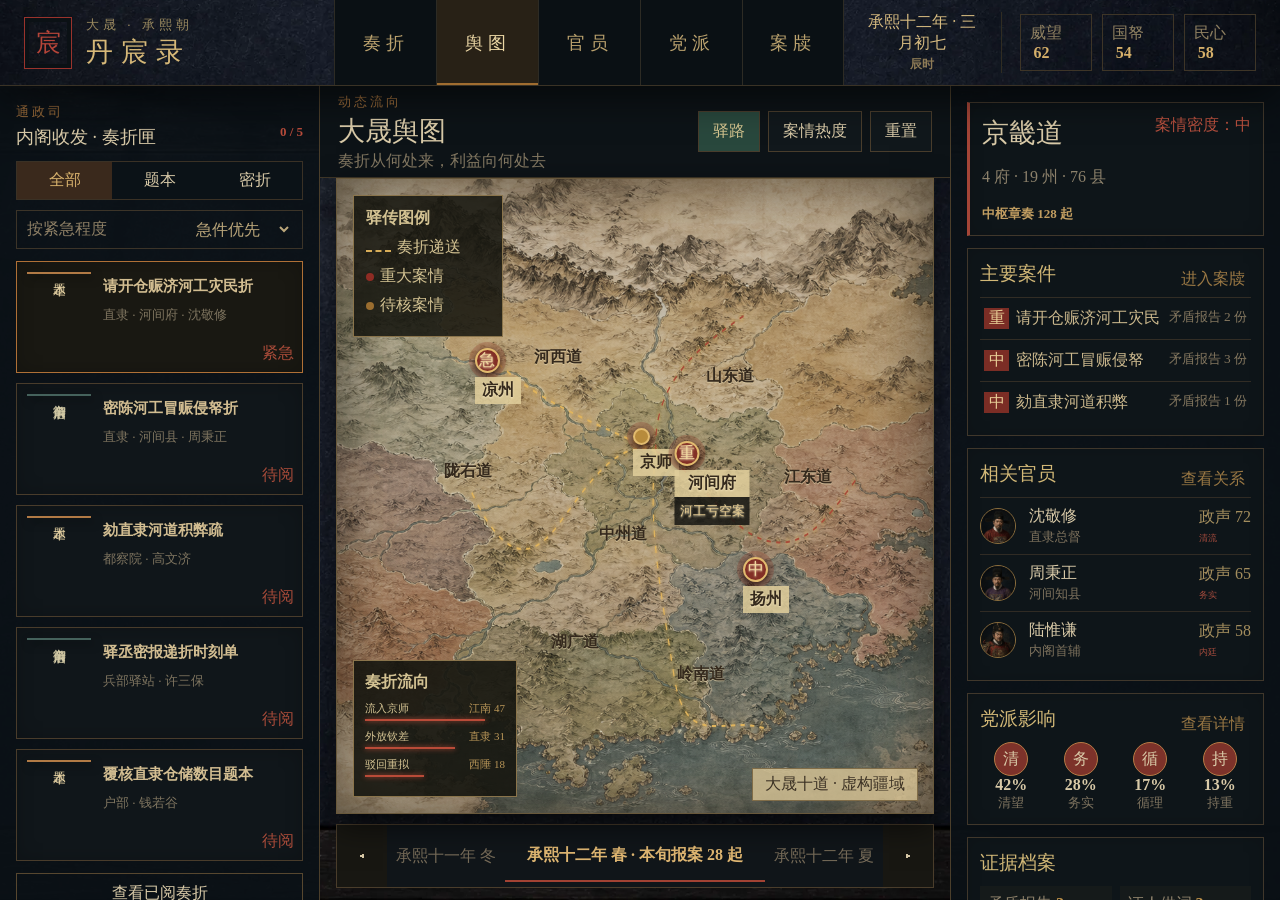
<file: index.html>
<!doctype html>
<html lang="zh-CN">
<head>
  <meta charset="UTF-8">
  <meta name="viewport" content="width=device-width,initial-scale=1">
  <meta name="description" content="丹宸录：架空明清制度背景的奏折与朝局推理游戏。">
  <title>丹宸录 · 大晟舆图</title>
  <link rel="stylesheet" href="styles.css">
</head>
<body>
  <header class="topbar">
    <a class="brand" href="#" aria-label="丹宸录首页"><span>宸</span><div><small>大晟 · 承熙朝</small><strong>丹宸录</strong></div></a>
    <nav class="main-tabs" aria-label="御前案头">
      <button data-view="desk">奏折</button><button class="active" data-view="map">舆图</button><button data-view="officials">官员</button><button data-view="factions">党派</button><button data-view="archive">案牍</button>
    </nav>
    <div class="date"><span>承熙十二年 · 三月初七</span><b>辰时</b></div>
    <div class="court-stats"><span>威望 <b id="authorityValue">62</b></span><span>国帑 <b id="treasuryValue">54</b></span><span>民心 <b id="stabilityValue">58</b></span></div>
  </header>

  <main class="app-shell">
    <aside class="dispatch-panel">
      <div class="panel-title"><div><small>通政司</small><h2>内阁收发 · 奏折匣</h2></div><b id="reviewCounter">0 / 5</b></div>
      <div class="filters"><button class="active" data-filter="all">全部</button><button data-filter="formal">题本</button><button data-filter="secret">密折</button></div>
      <label class="sort-select">按紧急程度 <select id="urgencySelect"><option>急件优先</option><option>按入递时辰</option></select></label>
      <div class="memorial-list" id="memorialList"></div>
      <button class="secondary full" id="reviewedToggle">查看已阅奏折</button>
      <footer><span>今日待办</span><b id="pendingCount">5 件</b><small>密折须亲启，题本附内阁票拟</small></footer>
    </aside>

    <section class="content-area">
      <section class="view active" id="mapView">
        <div class="map-header"><div><small>动态流向</small><h1>大晟舆图</h1><p>奏折从何处来，利益向何处去</p></div><div class="map-tools"><button id="routeToggle" class="active">驿路</button><button id="heatToggle">案情热度</button><button id="resetMap">重置</button></div></div>
        <div class="map-frame">
          <img src="assets/dasheng-atlas.png" alt="大晟架空十道舆图" class="atlas">
          <svg class="routes" viewBox="0 0 1000 640" preserveAspectRatio="none" aria-hidden="true">
            <path d="M535 275 C470 260 420 310 370 350 S275 380 225 315"/><path d="M535 275 C600 290 655 355 720 365 S820 345 875 300"/><path d="M535 275 C520 350 545 420 565 500 S650 540 720 555"/><path d="M535 275 C530 205 605 170 690 135"/><path d="M535 275 C410 240 335 225 250 175"/>
          </svg>
          <div class="capital-node" style="--x:53.5%;--y:43%"><i></i><span>京师</span></div>
          <button class="map-node active" data-case="river" style="--x:63%;--y:48%"><i>重</i><span>河间府</span><small>河工亏空案</small></button>
          <button class="map-node" data-case="frontier" style="--x:27%;--y:31%"><i>急</i><span>凉州</span><small>西陲军饷案</small></button>
          <button class="map-node" data-case="salt" style="--x:72%;--y:64%"><i>中</i><span>扬州</span><small>盐引舞弊案</small></button>
          <div class="province-labels" aria-hidden="true"><span style="--x:22%;--y:46%">陇右道</span><span style="--x:37%;--y:28%">河西道</span><span style="--x:48%;--y:56%">中州道</span><span style="--x:66%;--y:31%">山东道</span><span style="--x:79%;--y:47%">江东道</span><span style="--x:40%;--y:73%">湖广道</span><span style="--x:61%;--y:78%">岭南道</span></div>
          <div class="flow-ranking"><b>奏折流向</b><div><span>流入京师</span><em>江南 47</em><i style="--w:86%"></i></div><div><span>外放钦差</span><em>直隶 31</em><i style="--w:64%"></i></div><div><span>驳回重拟</span><em>西陲 18</em><i style="--w:42%"></i></div></div>
          <div class="map-legend"><b>驿传图例</b><span><i class="route-key"></i>奏折递送</span><span><i class="node-key high"></i>重大案情</span><span><i class="node-key mid"></i>待核案情</span></div>
          <div class="map-scale">大晟十道 · 虚构疆域</div>
        </div>
        <div class="timeline"><button>◂</button><span>承熙十一年 冬</span><b>承熙十二年 春 · 本旬报案 28 起</b><span>承熙十二年 夏</span><button>▸</button></div>
      </section>

      <section class="view" id="deskView">
        <div class="desk-toolbar"><button class="back-map">返回舆图</button><div><small id="documentKind">正式题本 · 通政司验封</small><h1 id="memorialTitle"></h1></div><span class="case-rank">重案<small>民怨沸腾</small></span><button id="closeMemorial">合折</button></div>
        <div class="case-desk-top">
          <aside class="case-map-card"><div class="case-map-filters"><select><option>大晟全图</option></select><label><input type="checkbox" checked>河道</label><label><input type="checkbox" checked>驿站</label><label><input type="checkbox" checked>关津</label></div><div class="case-map-canvas"><img src="assets/dasheng-atlas.png" alt="案件涉及地域"><div class="case-route"></div><span class="route-pin p1">直隶</span><span class="route-pin p2">河南</span><span class="route-pin p3">江南</span><span class="route-pin p4">山东</span></div><div class="route-summary"><b>当前段落关联地</b><span id="routeSummary">河间府 → 京师（驿程 6 日）</span></div></aside>
          <div class="document-stage">
            <article class="document formal open" id="document"><div class="formal-cover"><span id="coverType">题本</span><b id="coverTitle"></b></div><div class="secret-seal"><b>御前亲启</b></div><div class="paper-folds" id="paperFolds"></div><div class="vermilion" id="vermilionWriting"></div></article><button class="open-document" id="openMemorial">启封开折</button>
          </div>
          <aside class="cabinet-reply" id="cabinetReply"><h3>内阁批答</h3><div><p id="cabinetReplyText"></p><small>承熙十二年<br>三月初七日</small><b>内阁之印</b></div></aside>
        </div>
        <div class="case-desk-bottom"><section class="case-thread"><header><h2>案情脉络</h2><label>排序：<select><option>时间</option></select></label><label>显示：<select><option>全部</option></select></label></header><div class="thread-flow" id="threadFlow"></div></section><aside class="intel-drawer" id="intelDrawer"><h2>情报抽屉</h2><div id="deskIntel"></div></aside></div>
        <div class="review-bar"><div class="quick-replies"><button>阅</button><button>知道了</button><button>核议</button><button>督查</button></div><textarea id="customReply" maxlength="80" placeholder="御笔亲书朱批……"></textarea><button id="markDoubt">留中存疑</button><button class="primary" id="submitVerdict" disabled>落朱批</button></div>
      </section>

      <section class="view intel-view" id="officialsView">
        <header class="network-header"><div><small>仕途流场</small><h1>百官网络</h1><p>从籍贯、科第与任官之路辨认利益同盟</p></div><div class="network-controls"><button class="active" data-relation="all">全部</button><button data-relation="patron">荐举</button><button data-relation="cohort">同年</button><button data-relation="kin">姻亲</button><button data-relation="hostile">攻讦</button><input id="officialSearch" placeholder="检索官员"></div></header>
        <div class="network-layout"><aside class="network-legend"><h3>关系图例</h3><span><i class="patron"></i>荐举 / 门生</span><span><i class="cohort"></i>同年 / 同乡</span><span><i class="kin"></i>姻亲 / 宗族</span><span><i class="hostile"></i>弹劾 / 攻讦</span><hr><b>党派势力</b><span>清流 42%</span><span>务实 28%</span><span>勋贵 17%</span><span>内廷 13%</span></aside><div class="network-board" id="networkBoard"></div><aside class="official-dossier" id="officialDossier"></aside></div>
      </section>
      <section class="view intel-view" id="factionsView"><header><small>朝局暗流</small><h1>党派谱系</h1><p>党派并非固定标签，官员会因案件与圣意改变依附</p></header><div class="faction-board" id="factionBoard"></div></section>
      <section class="view intel-view" id="archiveView"><header><small>内廷案牍</small><h1>前情归档</h1><p>旧案、旧批与前后矛盾皆可追溯</p></header><div class="archive-board" id="archiveBoard"></div></section>
    </section>

    <aside class="intelligence-panel">
      <section class="province-card"><span id="caseSeverity">案情密度：高</span><h2 id="provinceName">江南道</h2><p id="provinceMeta">8 府 · 52 州 · 201 县</p><b id="caseTrend">本年上报案件 47 起 ↑23%</b></section>
      <section><div class="section-heading"><h3>主要案件</h3><button id="openCase">进入案牍</button></div><div id="caseList"></div></section>
      <section><div class="section-heading"><h3>相关官员</h3><button data-view-jump="officials">查看关系</button></div><div id="officialList"></div></section>
      <section><div class="section-heading"><h3>党派影响</h3><button data-view-jump="factions">查看详情</button></div><div class="faction-meter" id="factionMeter"></div></section>
      <section><h3>证据档案</h3><div class="evidence-counts"><span>矛盾报告 <b id="conflictCount">2</b></span><span>证人供词 <b>3</b></span><span>票拟照册 <b>4</b></span><span>密报文书 <b>1</b></span></div></section>
    </aside>
  </main>

  <dialog id="summaryDialog"><h2>本日封匣</h2><p id="summaryText"></p><button id="nextDay">翌日再览</button></dialog>
  <div class="toast" id="toast"></div>
  <script src="game.js"></script><script src="atlas-game.js"></script>
</body>
</html>
</file>
<file: styles.css>
@font-face{font-family:Kai;src:local("STKaiti"),local("KaiTi")}*{box-sizing:border-box}html,body{margin:0;min-height:100%;background:#070c10;color:#d9caa8;font-family:Kai,"Noto Serif SC",serif}button,select,textarea{font:inherit}button{color:inherit;cursor:pointer}.topbar{height:86px;display:grid;grid-template-columns:310px 1fr auto auto;align-items:center;padding:0 24px;border-bottom:1px solid #3a3225;background:#080d11 url("assets/desk-indigo.webp") center/cover;box-shadow:0 10px 40px #0009;position:relative;z-index:10}.brand{display:flex;align-items:center;gap:14px;color:#d6b878;text-decoration:none}.brand>span{width:48px;height:52px;border:1px solid #9a332c;display:grid;place-items:center;color:#b64539;font-size:25px;box-shadow:inset 0 0 0 4px #0b1115}.brand small{display:block;letter-spacing:4px;color:#9a895f}.brand strong{font-size:27px;font-weight:400;letter-spacing:8px}.main-tabs{display:flex;justify-content:center;height:100%}.main-tabs button{min-width:102px;border:0;border-left:1px solid #2d2b24;background:#0a1014;color:#bba26e;font-size:18px;letter-spacing:5px}.main-tabs button:last-child{border-right:1px solid #2d2b24}.main-tabs button.active,.main-tabs button:hover{color:#ead6a4;background:#282116;box-shadow:inset 0 -2px #a06d30}.date{text-align:center;padding:0 22px;border-right:1px solid #302c22}.date span{display:block;color:#d7bb80}.date b{font-size:12px;color:#8e7b56}.court-stats{display:flex;gap:10px;padding-left:18px}.court-stats span{border:1px solid #3e3527;padding:8px 9px;color:#8f8061}.court-stats b{color:#d6b06a;margin-left:4px}.app-shell{height:calc(100vh - 86px);min-height:720px;display:grid;grid-template-columns:320px minmax(620px,1fr) 330px;background:#080d11 url("assets/desk-indigo.webp") center/cover}.dispatch-panel,.intelligence-panel{padding:16px;border-right:1px solid #4a3e2b;background:#0a1116e8;min-height:0;overflow:auto}.intelligence-panel{border-right:0;border-left:1px solid #4a3e2b}.panel-title,.section-heading{display:flex;align-items:center;justify-content:space-between}.panel-title small,.map-header small,.intel-view header small{color:#9a6b3a;letter-spacing:3px}.panel-title h2{margin:4px 0 12px;font-size:18px;font-weight:400}.panel-title>b{font-size:13px;color:#b94c3b}.filters{display:flex;border:1px solid #3a3125;margin-bottom:10px}.filters button{flex:1;border:0;padding:8px;background:#0b1217}.filters button.active{background:#3a291c;color:#d9b36d}.sort-select{display:flex;justify-content:space-between;align-items:center;border:1px solid #3c3428;padding:8px 10px;color:#8f8066}.sort-select select{background:transparent;border:0;color:#bca77b}.memorial-list{display:grid;gap:10px;margin:12px 0}.memorial-card{width:100%;height:112px;padding:10px;border:1px solid #493c2b;background:#10161a;display:grid;grid-template-columns:64px 1fr;gap:12px;text-align:left;position:relative}.memorial-card:hover,.memorial-card.active{border-color:#af7036;background:#191812}.memorial-card.reviewed{opacity:.55}.doc-thumb{display:grid;place-items:center;background:#8b2d27 url("assets/cinnabar-brocade.webp") center/cover;color:#e7d3a4;border:1px solid #b17a45;box-shadow:3px 4px 8px #0008}.memorial-card.secret .doc-thumb{background:#173c3a;color:#d6cda8;border-color:#45625c}.doc-thumb i{font-style:normal;writing-mode:vertical-rl;font-size:13px}.memorial-copy strong{display:block;color:#d2bd91;font-size:15px;margin:5px 0 10px}.memorial-copy small{display:block;color:#7e745f}.memorial-copy em{position:absolute;right:8px;bottom:8px;color:#a84b39;font-style:normal}.secondary{background:transparent;border:1px solid #57472f;padding:9px}.full{width:100%}.dispatch-panel footer{margin-top:14px;border-top:1px solid #3b3328;padding:14px 4px}.dispatch-panel footer span,.dispatch-panel footer b,.dispatch-panel footer small{display:block}.dispatch-panel footer b{color:#d7b26d;margin:6px 0}.dispatch-panel footer small{color:#756b58}.content-area{position:relative;min-width:0;overflow:hidden}.view{display:none;height:100%}.view.active{display:flex;flex-direction:column}.map-header{height:92px;display:flex;justify-content:space-between;align-items:center;padding:12px 18px}.map-header h1,.intel-view h1{font-size:27px;font-weight:400;margin:2px 0}.map-header p,.intel-view p{margin:0;color:#827761}.map-tools{display:flex;gap:8px}.map-tools button,.desk-toolbar button{background:#11181c;border:1px solid #493d2c;padding:9px 14px}.map-tools button.active{background:#29483d;color:#d4c58f}.map-frame{margin:0 16px;position:relative;flex:1;min-height:0;overflow:hidden;border:1px solid #68583b;box-shadow:0 12px 30px #0009}.atlas{width:100%;height:100%;object-fit:cover;filter:saturate(.82) brightness(.8)}.map-frame:after{content:"";position:absolute;inset:0;box-shadow:inset 0 0 70px #151009aa;pointer-events:none}.routes{position:absolute;inset:0;width:100%;height:100%;z-index:2}.routes path{fill:none;stroke:#e0b45d;stroke-width:2;stroke-dasharray:7 9;filter:drop-shadow(0 0 3px #f0b748);animation:route 12s linear infinite}.routes path:nth-child(2n){stroke:#a84b39;animation-duration:16s}.routes.hidden{display:none}@keyframes route{to{stroke-dashoffset:-160}}.map-node,.capital-node{position:absolute;left:var(--x);top:var(--y);transform:translate(-50%,-50%);z-index:4}.map-node{border:0;background:transparent;text-shadow:0 1px 2px #f6e7bd}.map-node i,.capital-node i{display:grid;place-items:center;width:28px;height:28px;border-radius:50%;font-style:normal;color:#f2d9a0;background:#822f26;border:2px solid #e2bb6f;box-shadow:0 0 0 6px #8b392849,0 3px 8px #000}.map-node span,.capital-node span{display:block;background:#e1ce9bdb;color:#352a1d;padding:3px 7px;margin-top:4px;font-weight:700}.map-node small{display:none;background:#171713db;padding:5px;color:#e2c88f}.map-node:hover small,.map-node.active small{display:block}.map-node.active i{animation:pulse 1.6s infinite}@keyframes pulse{50%{box-shadow:0 0 0 13px #9a38210f,0 3px 8px #000}}.capital-node i{width:17px;height:17px;background:#b78b3c}.map-legend{position:absolute;left:16px;top:16px;z-index:5;padding:12px;width:150px;background:#171610dd;border:1px solid #8a744b;color:#d3c292}.map-legend b,.map-legend span{display:block;margin-bottom:8px}.route-key{display:inline-block;width:25px;border-top:2px dashed #d8ad58;margin-right:6px}.node-key{display:inline-block;width:8px;height:8px;border-radius:50%;margin-right:6px;background:#8f2c24}.node-key.mid{background:#9a6d2f}.map-scale{position:absolute;right:15px;bottom:12px;z-index:5;background:#d8c496cf;color:#3b3124;padding:5px 12px;border:1px solid #816d48}.timeline{height:64px;margin:10px 16px 12px;display:flex;align-items:center;justify-content:space-between;border:1px solid #4a3d2b;background:#101519}.timeline button{height:100%;width:50px;background:#181712;border:0}.timeline span{color:#766b58}.timeline b{color:#e0b772;border-bottom:2px solid #a24233;padding:14px 22px}.intelligence-panel section{border:1px solid #40372b;background:#0e1519;margin-bottom:12px;padding:12px}.province-card{border-left:3px solid #a44537!important}.province-card span{float:right;color:#b8503e}.province-card h2{font-size:27px;font-weight:400;margin:0 0 8px}.province-card p{color:#8c816b}.province-card>b{font-size:13px;color:#c29e61}.section-heading h3,.intelligence-panel section>h3{font-weight:400;margin:0 0 10px;color:#d2b877}.section-heading button{border:0;background:transparent;color:#9a7844}.case-row{padding:10px 4px;border-top:1px solid #322d25;display:grid;grid-template-columns:25px 1fr auto;gap:7px}.case-row i{font-style:normal;background:#7b2d25;color:#e8ce96;display:grid;place-items:center}.case-row b{font-weight:400}.case-row small{color:#84775f}.official-row{display:grid;grid-template-columns:40px 1fr auto;align-items:center;gap:9px;padding:8px 0;border-top:1px solid #302b24}.portrait{width:36px;height:36px;border-radius:50%;display:grid;place-items:center;background:#34291e;border:1px solid #8b6e3d;color:#d8b872}.official-row b{display:block;font-weight:400}.official-row small{color:#7e725d}.official-row em{font-style:normal;color:#a38d5d}.faction-meter{display:grid;grid-template-columns:repeat(4,1fr);gap:7px}.faction-meter span{text-align:center}.faction-meter i{width:34px;height:34px;border-radius:50%;display:grid;place-items:center;margin:auto;background:#7d322a;border:1px solid #b67b45;font-style:normal}.faction-meter small,.faction-meter b{display:block}.faction-meter small{color:#7e735f}.evidence-counts{display:grid;grid-template-columns:1fr 1fr;gap:8px}.evidence-counts span{padding:8px;background:#151a1a;color:#8f826b}.evidence-counts b{color:#be924a}.desk-toolbar{height:90px;display:flex;align-items:center;gap:18px;padding:10px 20px}.desk-toolbar div{flex:1}.desk-toolbar h1{font-size:22px;font-weight:400;margin:3px 0}.desk-toolbar small{color:#9f7642}.document-stage{flex:1;perspective:1600px;position:relative;display:grid;place-items:center;padding:5px 25px}.document{height:92%;width:94%;position:relative;transform-style:preserve-3d;transition:transform .65s,opacity .5s}.document.closed{transform:rotateX(72deg) scale(.65);opacity:.25}.formal-cover{position:absolute;left:0;top:5%;bottom:5%;width:16%;z-index:4;background:#8f2f29 url("assets/cinnabar-brocade.webp") center/cover;box-shadow:5px 8px 20px #0008;display:grid;place-items:center}.formal-cover b{writing-mode:vertical-rl;background:#e3d2aa;color:#322a20;padding:16px 10px;height:70%;font-weight:400}.formal-cover i{position:absolute;right:-12px;top:44%;width:27px;height:52px;background:#8a693b;border-radius:4px}.secret-seal{display:none}.document.secret .formal-cover{display:none}.document.secret .secret-seal{display:grid;position:absolute;left:2%;top:8%;bottom:8%;width:17%;place-items:center;background:#183b39;box-shadow:7px 10px 22px #0009}.secret-seal b{writing-mode:vertical-rl;color:#d7c796;letter-spacing:5px}.secret-seal i{width:58px;height:58px;border-radius:50%;background:#7e241f;border:5px double #b94c3b}.paper-folds{position:absolute;left:15%;right:0;top:5%;bottom:5%;display:grid;grid-template-columns:repeat(5,1fr);transform-origin:left;transition:transform .7s}.paper-panel{min-width:0;background:#e4d4ac url("assets/xuan-paper.webp") center/cover;color:#31291f;border-right:1px solid #a7936e;box-shadow:inset 5px 0 12px #5a432824;padding:22px 15px;writing-mode:vertical-rl;line-height:2;letter-spacing:2px;overflow:hidden}.paper-panel h3{color:#90352b;font-weight:400;margin:0 0 6px}.paper-panel p{margin:0;font-size:15px}.document.secret .paper-folds{left:14%}.document.secret .paper-panel{background:#c7c4b7;color:#232a29;border-color:#888b82}.document.secret .paper-panel h3{color:#315b55}.vermilion{position:absolute;z-index:5;right:18%;top:35%;writing-mode:vertical-rl;color:#a51e18;font-size:27px;letter-spacing:5px;text-shadow:0 1px #f0c1a1;transform:rotate(-4deg)}.open-document{display:none;position:absolute;background:#d8c696;color:#3c2e20;border:1px solid #a38750;padding:14px 36px;z-index:8}.document.closed+.open-document{display:block}.review-bar{height:105px;display:grid;grid-template-columns:auto 1fr auto auto;gap:10px;align-items:center;padding:12px 24px;border-top:1px solid #433729}.quick-replies{display:flex;gap:6px}.quick-replies button,#markDoubt{background:#d8c89f;color:#3b3023;border:1px solid #9f895b;padding:9px 13px}.review-bar textarea{height:68px;resize:none;background:#e0d2ae;color:#6e231f;border:1px solid #9f895b;padding:10px}.primary{height:68px;background:#8f2d26;border:1px solid #c16b55;padding:0 24px}.primary:disabled{opacity:.4}.intel-view{padding:25px;overflow:auto}.intel-view header{height:86px}.network-board{flex:1;min-height:560px;position:relative;border:1px solid #54452f;background:radial-gradient(circle at center,#1a2728,#090e12 68%);overflow:hidden}.network-lines{position:absolute;inset:0;width:100%;height:100%}.network-lines line{stroke:#9b7842;stroke-width:1}.network-lines line.hostile{stroke:#9b3b31}.person-node{position:absolute;left:var(--x);top:var(--y);transform:translate(-50%,-50%);border:1px solid #9d7d47;background:#1a2020;color:#d6bd85;padding:8px 12px;border-radius:50%;box-shadow:0 0 22px #aa7d3b22}.person-node.core{font-size:20px;background:#633329}.faction-board{display:grid;grid-template-columns:repeat(4,1fr);gap:18px}.faction-column{border:1px solid #51432f;background:#10171b;padding:18px;min-height:480px}.faction-column h2{font-weight:400}.faction-column li{padding:12px;border-bottom:1px solid #342e25}.faction-column.malachite{border-top:3px solid #54775f}.faction-column.cinnabar{border-top:3px solid #9f4034}.faction-column.ochre{border-top:3px solid #a37b3f}.faction-column.ink{border-top:3px solid #637783}.archive-board{display:grid;grid-template-columns:repeat(3,1fr);gap:16px}.archive-card{background:#dfcfaa;color:#3b3023;padding:24px;min-height:210px;box-shadow:4px 7px 12px #0008}.archive-card b{color:#8e2d25}.toast{position:fixed;left:50%;bottom:24px;transform:translate(-50%,20px);opacity:0;background:#e1d0a5;color:#35291d;padding:10px 20px;border:1px solid #a4814f;z-index:30;transition:.25s}.toast.show{opacity:1;transform:translate(-50%,0)}dialog{background:#e0d0a9;color:#352b21;border:4px double #7e5c34;padding:30px;max-width:500px}dialog button{background:#762c25;color:#ead7ab;border:0;padding:12px 20px}
@media(max-width:1200px){.topbar{grid-template-columns:240px 1fr auto}.date{display:none}.court-stats{display:none}.app-shell{grid-template-columns:260px minmax(620px,1fr)}.intelligence-panel{position:absolute;right:0;top:86px;bottom:0;width:310px;z-index:9;transform:translateX(100%)}.dispatch-panel{padding:10px}.memorial-card{height:100px}.main-tabs button{min-width:75px}}@media(max-width:800px){.topbar{height:auto;grid-template-columns:1fr;padding:10px}.main-tabs{order:3;height:48px;overflow:auto}.app-shell{height:auto;display:block}.dispatch-panel{height:310px}.content-area{height:720px}.map-header{height:120px}.map-tools{display:none}.map-frame{min-height:500px}.review-bar{grid-template-columns:1fr 1fr;height:auto}.quick-replies{grid-column:1/-1}.paper-panel{padding:10px 5px;font-size:12px}.faction-board,.archive-board{grid-template-columns:1fr}.brand strong{font-size:22px}}
/* case action buttons inherit the dark archive panel instead of browser defaults */
.case-row{width:100%;border-left:0!important;border-right:0!important;border-bottom:0!important;background:transparent!important;color:#cbb88d!important;text-align:left}.case-row:hover{background:#201b14!important}
/* second-pass visual calibration against the selected map-led concept */
.dispatch-panel,.intelligence-panel{scrollbar-width:thin;scrollbar-color:#68573b #0a1116}.map-header{background:#0d1317;border-bottom:1px solid #403728}.map-frame{background:#cdb98d}.atlas{filter:saturate(.75) brightness(.88) contrast(.96)}.map-frame.heat:before{content:"";position:absolute;inset:0;z-index:3;pointer-events:none;background:radial-gradient(circle at 63% 48%,#a839274f 0 6%,transparent 17%),radial-gradient(circle at 27% 31%,#9c5b2940 0 5%,transparent 14%),radial-gradient(circle at 72% 64%,#9b40272e 0 5%,transparent 15%)}.map-node i{width:25px;height:25px}.memorial-card{box-shadow:inset 0 0 18px #0003}.intelligence-panel section{box-shadow:inset 0 0 15px #0002}.paper-panel aside{margin-top:12px;padding:6px;border:1px solid #a78657;color:#7f3129;font-size:12px}
/* fidelity rebuild: denser cartography and investigative court network */
.province-labels span{position:absolute;left:var(--x);top:var(--y);z-index:3;transform:translate(-50%,-50%);font-size:16px;color:#34291d;font-weight:700;text-shadow:0 1px #e8d8af99;pointer-events:none}.flow-ranking{position:absolute;left:16px;bottom:16px;z-index:5;width:164px;padding:11px;background:#171610e8;border:1px solid #8a744b;color:#d3c292}.flow-ranking>b{display:block;margin-bottom:8px}.flow-ranking div{position:relative;margin:8px 0;padding-bottom:5px;font-size:11px}.flow-ranking em{float:right;font-style:normal;color:#b99658}.flow-ranking i{position:absolute;left:0;bottom:0;width:var(--w);height:2px;background:#b94b38;box-shadow:0 0 5px #b94b38}.network-header{display:flex;justify-content:space-between;align-items:center;height:88px!important}.network-controls{display:flex;align-items:center;gap:5px}.network-controls button{padding:8px 11px;background:#11181c;border:1px solid #493d2c}.network-controls button.active{background:#513424;color:#e1c581;border-color:#a7763f}.network-controls input{width:120px;padding:8px;background:#0a1013;border:1px solid #493d2c;color:#d7c18b}.network-layout{flex:1;min-height:0;display:grid;grid-template-columns:150px 1fr 245px;border:1px solid #54452f;background:#090f12}.network-layout>.network-board{border:0;border-left:1px solid #4a3c2b;border-right:1px solid #4a3c2b}.network-legend,.official-dossier{padding:16px;background:#0e1519;overflow:auto}.network-legend h3,.official-dossier h3{font-weight:400;color:#d6b878}.network-legend>span{display:block;margin:12px 0;color:#9f9277}.network-legend i,.official-dossier li i{display:inline-block;width:24px;border-top:3px solid;margin-right:7px}.network-legend i.patron,.official-dossier i.patron{border-color:#b68a46}.network-legend i.cohort,.official-dossier i.cohort{border-color:#477b75}.network-legend i.kin,.official-dossier i.kin{border-color:#80649a}.network-legend i.hostile,.official-dossier i.hostile{border-color:#aa4136}.network-legend hr{border:0;border-top:1px solid #40362a;margin:18px 0}.network-board{background:#071015 url("assets/desk-indigo.webp") center/cover}.faction-halo{position:absolute;border-radius:50%;filter:blur(1px);opacity:.24;pointer-events:none}.halo-qing{left:2%;top:9%;width:42%;height:62%;background:radial-gradient(ellipse,#315c55aa,transparent 70%)}.halo-shi{right:3%;top:7%;width:45%;height:65%;background:radial-gradient(ellipse,#80532e99,transparent 70%)}.halo-xun{left:30%;bottom:1%;width:45%;height:40%;background:radial-gradient(ellipse,#762e2888,transparent 70%)}.network-lines line{stroke-width:.75;opacity:.85;transition:.25s}.network-lines line.patron{stroke:#c39a55}.network-lines line.cohort{stroke:#59948b;stroke-dasharray:2 1}.network-lines line.kin{stroke:#9a75b4;stroke-dasharray:1.2 1}.network-lines line.hostile{stroke:#c84e42;stroke-width:1.2}.network-lines line.muted{opacity:.06}.person-node{width:74px;height:92px;padding:0;border:1px solid #78613b;background:#101719;border-radius:4px;overflow:visible;box-shadow:0 5px 15px #000b;transition:.2s;z-index:4}.person-node img{width:72px;height:66px;display:block;object-fit:cover;object-position:50% 18%;filter:saturate(.8) brightness(.9)}.person-node span{display:block;width:94px;transform:translateX(-11px);padding:3px;background:#151612ee;border:1px solid #6b5636}.person-node b,.person-node small{display:block;white-space:nowrap}.person-node b{font-weight:400;color:#e0c48a}.person-node small{font-size:9px;color:#8f8064}.person-node:hover,.person-node.selected{z-index:8;transform:translate(-50%,-50%) scale(1.12);border-color:#d6a856;box-shadow:0 0 0 3px #b37b3344,0 8px 22px #000}.person-node.search-muted{opacity:.12}.dossier-portrait{height:170px;margin:-4px -4px 12px;border:1px solid #735a36;overflow:hidden;box-shadow:0 7px 18px #000}.dossier-portrait img{width:100%;height:100%;object-fit:cover;object-position:50% 18%}.official-dossier>small{color:#a44c3f}.official-dossier h2{font-size:26px;font-weight:400;margin:4px 0}.official-dossier> b{color:#a99a77}.official-dossier dl{display:grid;grid-template-columns:50px 1fr;gap:7px;margin:14px 0;padding:12px 0;border-top:1px solid #3d3328;border-bottom:1px solid #3d3328}.official-dossier dt{color:#786e5c}.official-dossier dd{margin:0;color:#c9b88f}.official-dossier ul{list-style:none;padding:0}.official-dossier li{display:grid;grid-template-columns:20px 52px 1fr;align-items:center;gap:3px;margin:8px 0;font-size:11px}.official-dossier li i{width:16px}.official-dossier li span{color:#817662}.primary-dossier{width:100%;padding:10px;background:#6e2e26;color:#dfc792;border:1px solid #aa6046}
@media(max-width:1100px){.network-layout{grid-template-columns:110px 1fr 200px}.network-header{align-items:flex-start}.network-controls{flex-wrap:wrap;justify-content:flex-end}.person-node{transform:translate(-50%,-50%) scale(.86)}}
body[data-active-view="officials"] .app-shell{grid-template-columns:260px minmax(900px,1fr)}body[data-active-view="officials"] .intelligence-panel{display:none}body[data-active-view="officials"] .memorial-card{height:92px}body[data-active-view="officials"] .network-layout{grid-template-columns:160px 1fr 270px}.person-node.relation-muted{opacity:.18;filter:grayscale(.8)}.network-lines line.relation-muted{opacity:.07}.network-lines line:not(.relation-muted){filter:drop-shadow(0 0 2px currentColor);stroke-width:1.35}.official-dossier{box-shadow:inset 12px 0 24px #0004}.network-board:after{content:"京师官署关系图 · 承熙十二年春";position:absolute;right:14px;bottom:10px;color:#6f634e;font-size:11px;letter-spacing:2px}
.official-row.map-official{width:100%;border:0;border-top:1px solid #302b24;background:transparent;color:inherit;text-align:left}.official-row.map-official:hover{background:#211b14}.portrait{object-fit:cover;object-position:50% 18%;padding:0}.official-row em i{display:block;margin-top:4px;font-size:9px;color:#a34b3d;font-style:normal}
/* dossier desk rebuild — faithful to the selected case-reading mock */
body[data-active-view="desk"] .app-shell{grid-template-columns:280px minmax(1160px,1fr)}body[data-active-view="desk"] .intelligence-panel{display:none}body[data-active-view="desk"] .content-area{overflow:auto}#deskView{min-width:1160px}.desk-toolbar{height:72px;border-bottom:1px solid #493a28;background:#0b1115}.desk-toolbar .case-rank{border:2px solid #8b3128;border-radius:50%;width:58px;height:58px;display:grid;place-items:center;color:#c74a3d;font-size:18px;transform:rotate(-6deg)}.case-rank small{font-size:8px;color:#8e7558}.case-desk-top{height:520px;display:grid;grid-template-columns:30% 1fr 190px;gap:12px;padding:12px;border-bottom:1px solid #493a28}.case-map-card,.cabinet-reply,.case-thread,.intel-drawer{border:1px solid #4d402d;background:#0b1216;box-shadow:inset 0 0 20px #0005}.case-map-filters{height:35px;padding:5px;display:flex;gap:9px;align-items:center;border-bottom:1px solid #3a3228;font-size:11px}.case-map-filters select{background:#151b1c;color:#c4ad7b;border:1px solid #56452e}.case-map-canvas{height:420px;position:relative;overflow:hidden}.case-map-canvas img{width:100%;height:100%;object-fit:cover;filter:saturate(.65) brightness(.6)}.case-map-canvas:after{content:"";position:absolute;inset:0;box-shadow:inset 0 0 50px #000}.case-route{position:absolute;z-index:2;left:29%;top:37%;width:47%;height:4px;background:#d6a755;transform:rotate(18deg);box-shadow:0 0 7px #d5a64e}.route-pin{position:absolute;z-index:3;padding:6px 8px;background:#171712e8;border:1px solid #8d7142;color:#e0c58d}.route-pin:before{content:"";position:absolute;width:9px;height:9px;border-radius:50%;background:#b54a36;left:-14px;top:10px;border:2px solid #e0bc72}.route-pin.p1{left:35%;top:26%}.route-pin.p2{left:24%;top:48%}.route-pin.p3{left:67%;top:58%}.route-pin.p4{left:63%;top:24%}.route-summary{height:48px;padding:7px 10px;border-top:1px solid #3d3428}.route-summary b,.route-summary span{display:block}.route-summary b{font-size:11px;color:#897c64}.route-summary span{color:#c8ae76}.case-desk-top .document-stage{padding:0;min-width:0}.case-desk-top .document{width:100%;height:100%}.case-desk-top .formal-cover{top:2%;bottom:2%;width:15%;border:1px solid #c07a48}.case-desk-top .formal-cover:after{content:"";position:absolute;inset:10px;border:1px solid #c1915b55}.formal-cover em{position:absolute;right:-9px;top:40%;width:18px;height:90px;background:#95713d;border:2px solid #c7a66c;box-shadow:2px 4px 10px #000}.case-desk-top .paper-folds{top:2%;bottom:2%;left:14%;right:0}.case-desk-top .paper-panel{padding:20px 10px;border:1px solid #b29a70;box-shadow:inset 7px 0 12px #72553020,2px 5px 10px #0004;font-size:13px}.case-desk-top .paper-panel:before{content:"";position:absolute;inset:12px;border:1px solid #b86d5233;pointer-events:none}.case-desk-top .paper-panel{position:relative}.case-desk-top .paper-panel h3{font-size:15px;color:#9c4033}.case-desk-top .paper-panel p{line-height:1.85}.case-desk-top .paper-panel aside{font-size:10px}.case-desk-top .document.secret .secret-seal{top:3%;bottom:3%;width:16%;border:1px solid #54786e;background:#103c39 url("assets/desk-indigo.webp") center/cover}.secret-seal em{position:absolute;inset:12px;border:1px solid #71908933}.case-desk-top .document.secret .paper-panel{background:#c8c5b7 url("assets/xuan-paper.webp") center/cover}.cabinet-reply{padding:12px;margin:26px 0 50px;background:#d8c8a4 url("assets/xuan-paper.webp") center/cover;color:#4b3b2a;transform:rotate(.7deg);box-shadow:5px 8px 18px #0009}.cabinet-reply.hidden{opacity:.35;filter:grayscale(1)}.cabinet-reply h3{text-align:center;color:#8d332c;font-weight:400;letter-spacing:5px}.cabinet-reply>div{height:330px;border:1px solid #ad8e65;padding:24px 18px;writing-mode:vertical-rl;position:relative}.cabinet-reply p{margin:0;line-height:2}.cabinet-reply small{position:absolute;left:15px;bottom:12px}.cabinet-reply b{position:absolute;right:15px;bottom:14px;border:2px solid #a64437;color:#a64437;padding:5px}.case-desk-bottom{height:250px;display:grid;grid-template-columns:1fr 300px;gap:12px;padding:10px 12px}.case-thread header{height:42px;padding:7px 12px;display:flex;align-items:center;gap:16px;border-bottom:1px solid #413729}.case-thread h2,.intel-drawer h2{margin:0;font-size:17px;font-weight:400}.case-thread header label{font-size:11px;color:#837661}.case-thread select{background:#12181b;color:#ad9c7b;border:1px solid #40362a}.thread-flow{height:188px;display:flex;align-items:center;padding:14px;overflow-x:auto}.thread-node{width:150px;min-width:150px;height:125px;padding:10px;text-align:left;background:#171713;color:#c8b184;border:2px double #7d653d;box-shadow:3px 5px 9px #0008}.thread-node small,.thread-node b,.thread-node span{display:block}.thread-node b{font-weight:400;margin:8px 0;line-height:1.4}.thread-node span{font-size:10px;color:#82755f}.thread-node.formal{background:#552922}.thread-node.secret{background:#123b38}.thread-node.conflict{border-color:#a34438}.thread-node.selected{transform:translateY(-6px);border-color:#d2a758;box-shadow:0 0 15px #ba7d3355}.thread-arrow{font-style:normal;color:#c08b3e;font-size:24px;margin:0 5px}.intel-drawer{padding:10px 12px;overflow:auto}.intel-drawer>h2{padding-bottom:7px;border-bottom:1px solid #413729}.intel-drawer section>small{display:block;color:#a37a40;margin:8px 0}.intel-person{display:grid;grid-template-columns:38px 1fr auto;gap:7px;align-items:center;padding:6px;border:1px solid #3d3429}.intel-person.compact{border:0;border-bottom:1px solid #332c24}.intel-person img{width:34px;height:34px;border-radius:50%;object-fit:cover}.intel-person b,.intel-person span{display:block}.intel-person b{font-weight:400}.intel-person span{font-size:10px;color:#776d5b}.intel-person em{font-style:normal;color:#a34639;font-size:10px}.intel-drawer p i{font-style:normal;border-radius:50%;padding:5px;background:#334d52}.review-bar{height:82px;background:#0b1115;position:sticky;bottom:0;z-index:12}.review-bar textarea{height:56px}.review-bar .primary{height:56px}
@media(max-width:1300px){body[data-active-view="desk"] .app-shell{grid-template-columns:240px minmax(1040px,1fr)}#deskView{min-width:1040px}.case-desk-top{grid-template-columns:26% 1fr 170px}.case-desk-bottom{grid-template-columns:1fr 260px}}
/* physical unfolding and evidence focus */
.document-stage{perspective:1800px}.document.open .paper-panel{transform-origin:right center;animation:foldReveal .62s cubic-bezier(.2,.72,.2,1) both}.document.open .paper-panel:nth-child(2){animation-delay:.05s}.document.open .paper-panel:nth-child(3){animation-delay:.1s}.document.open .paper-panel:nth-child(4){animation-delay:.15s}.document.open .paper-panel:nth-child(5){animation-delay:.2s}@keyframes foldReveal{0%{opacity:.15;transform:rotateY(-58deg) translateX(22px);filter:brightness(.68)}65%{opacity:1;filter:brightness(1.08)}100%{opacity:1;transform:rotateY(0) translateX(0);filter:none}}.paper-panel.evidence-focus{background-color:#b67e341f;box-shadow:inset 0 0 0 2px #9a2c1f61,inset 18px 0 28px #693a1212}.paper-terminal-mark{display:block;color:#8f251c;border:1px solid #8b251c8c;padding:4px 2px;margin-top:auto;font-size:12px;letter-spacing:2px}.cabinet-reply.hidden{display:none}.case-desk-top:has(.cabinet-reply.hidden){grid-template-columns:30% minmax(0,1fr)}.formal-cover em{background-image:url('assets/brass-dial.webp');background-size:cover;background-position:center;border:1px solid #8d6b31;box-shadow:0 2px 7px #0008,inset 0 0 0 2px #d3ad5a55}
/* calibrated against the dossier reference at its native 2388×1229 state */
@media(min-width:1700px){body[data-active-view="desk"] .app-shell{grid-template-columns:330px minmax(1500px,1fr)}#deskView{min-width:1500px}.case-desk-top{grid-template-columns:31% minmax(0,1fr) 210px;height:610px;gap:14px;padding:14px}.case-map-canvas{height:500px}.case-desk-bottom{height:330px;grid-template-columns:1fr 350px}.thread-flow{height:268px}.thread-node{width:168px;min-width:168px;height:154px}.cabinet-reply>div{height:400px}.review-bar{height:92px}.review-bar textarea,.review-bar .primary{height:62px}}
/* Final fidelity layer: larger calligraphy and a more tactile memorial seam/clasp. */
.case-desk-top .paper-panel p{font-family:Kai,"STKaiti","FangSong",serif;font-size:15px;line-height:2;letter-spacing:2.5px}.case-desk-top .paper-panel h3{font-size:17px;letter-spacing:3px}.formal-cover i{display:none}.formal-cover em{right:-13px;width:27px;height:96px;border-radius:13px}.formal-cover em:after{content:"";position:absolute;left:11px;top:87px;width:4px;height:116px;background:#6e211b;box-shadow:5px 3px 0 #8f2b22}.vermilion{font-family:Kai,"STKaiti",serif;color:#a21e17;filter:drop-shadow(0 1px #e6b89a)}
/* Asset-backed formal cover: embossed leather, patinated lock and braided tassel are one real raster object. */
.case-desk-top .formal-cover{background:#531710 url('assets/formal-cover-embossed.png') center/100% 100% no-repeat;border:0!important;box-shadow:6px 8px 22px #000b,inset -1px 0 #e6d7b2;overflow:visible}.case-desk-top .formal-cover:after{display:none}.case-desk-top .formal-cover span{position:absolute;left:50%;top:12%;transform:translateX(-50%);color:#d9b980;font-size:14px;letter-spacing:4px;text-shadow:0 1px 2px #2a0704}.case-desk-top .formal-cover b{position:absolute;left:50%;top:30%;transform:translateX(-50%);height:auto;max-height:48%;padding:14px 10px;background:#e7d8b0;color:#2d261d;border:1px solid #b89f72;box-shadow:0 2px 7px #1c080677;font-size:15px;line-height:1.65;overflow:hidden}.case-desk-top .paper-folds{left:15%}.case-desk-top .document.secret .paper-folds{left:14%}
.case-desk-top .formal-cover{background-position:center top}.case-desk-top .formal-cover span{top:10%}.case-desk-top .formal-cover b{top:29%}
/* Asset-backed secret memorial: indigo embossed cover, crossed silk cord and thick cinnabar seal. */
.case-desk-top .document.secret .secret-seal{display:block;top:2%;bottom:2%;left:0;width:16%;background:#071b1b url('assets/secret-cover-sealed.png') center/100% 100% no-repeat;border:0;box-shadow:6px 8px 22px #000b,inset -1px 0 #dfd0ad;overflow:visible}.case-desk-top .document.secret .secret-seal:after{display:none}.case-desk-top .document.secret .secret-seal b{position:absolute;left:29%;bottom:8%;padding:11px 7px;background:#d4c28e;color:#362b20;border:1px solid #93794e;box-shadow:0 2px 7px #0008;writing-mode:vertical-rl;letter-spacing:5px;font-size:13px;z-index:2}.case-desk-top .document.secret .secret-seal i,.case-desk-top .document.secret .secret-seal em{display:none}.case-desk-top .document.secret .paper-folds{left:15%}.case-desk-top .document.secret .paper-panel{background-color:#d0cdbd;filter:saturate(.72) brightness(.92);border-color:#7e8176;box-shadow:inset 8px 0 15px #19312a1c,2px 5px 10px #0005}.case-desk-top .document.secret .paper-panel:before{border-color:#345e5840}.case-desk-top .document.secret .paper-panel h3{color:#234e49}.document.secret .paper-terminal-mark{color:#315b55;border-color:#315b558c}
</file>
